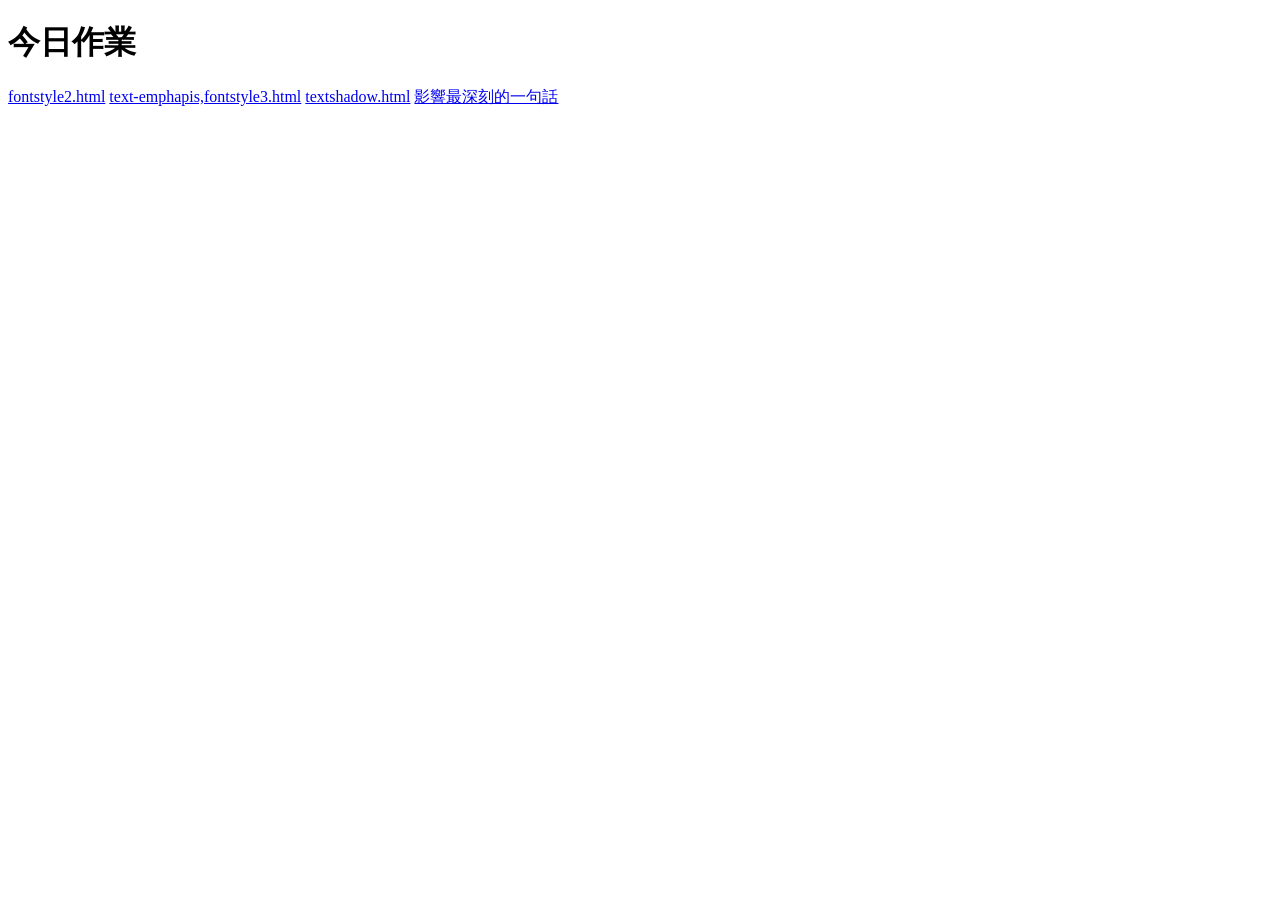
<file: index.html>
<!DOCTYPE html>
<html lang="en">
<head>
    <meta charset="UTF-8">
    <meta name="viewport" content="width=device-width, initial-scale=1.0">
    <title>我的網站</title>
    <link rel="stylesheet" href="https://thomas980130.github.io/STUSTWork/index.css"/>
</head>
<body>
    <div class="container">
        <h1>今日作業</h1>
        <div class="button-group">
            <a href="fontstyle2.html" class="btn">fontstyle2.html</a>
            <a href="text-emphapis,fontstyle3.html" class="btn">text-emphapis,fontstyle3.html</a>
            <a href="textshadow.html" class="btn">textshadow.html</a>
            <a href="index1.html" class="btn">影響最深刻的一句話</a>
        </div>
    </div>
    
</body>
</html>
</file>
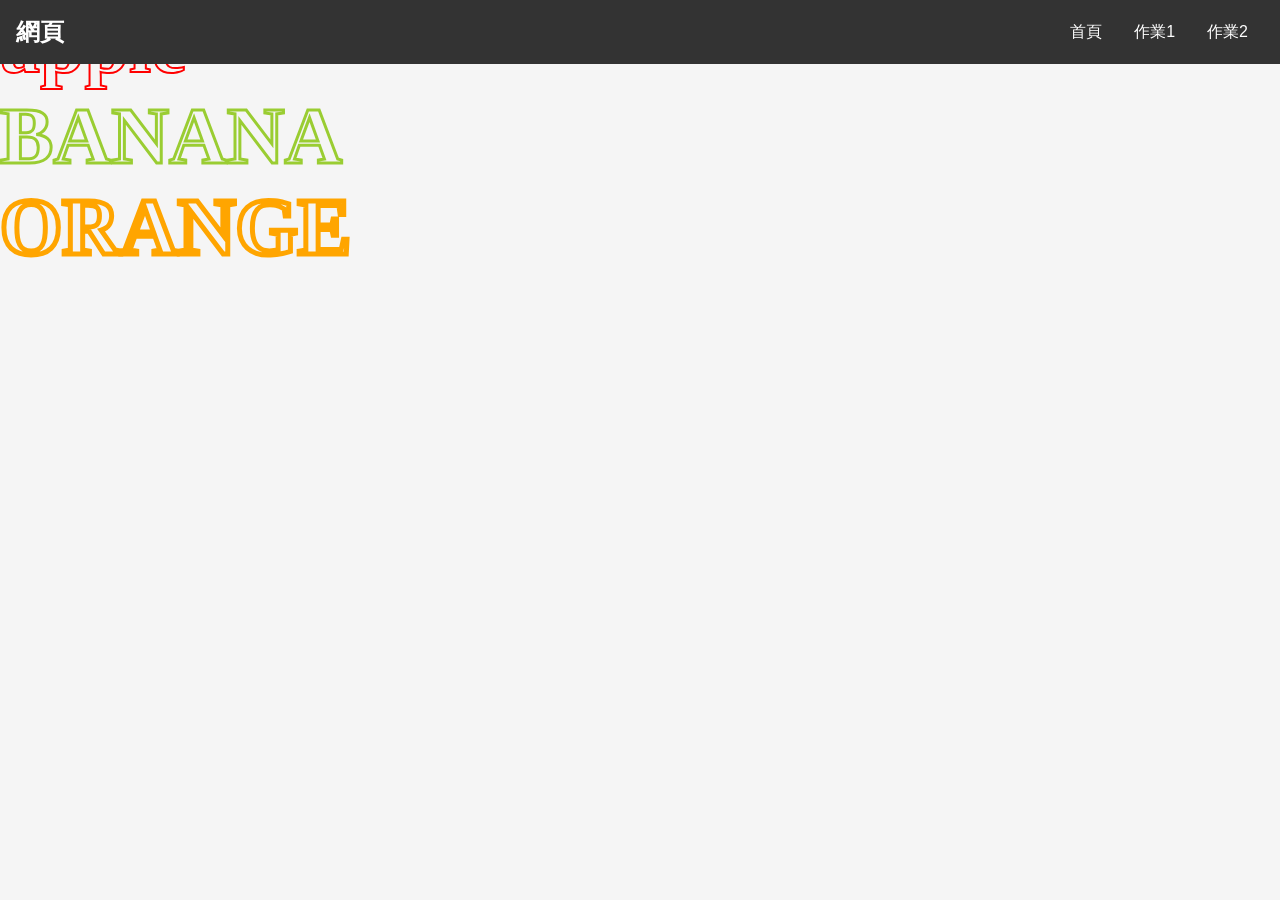
<file: apple501.html>
<!DOCTYPE html>
<html lang="en">
<head>
    <meta charset="UTF-8">
    <meta name="viewport" content="width=device-width, initial-scale=1.0">
    <title>apple</title>
    <link rel="stylesheet" href="style.css">
</head>
<body>
    <h1>apple</h1>
    <h1>BANANA</h1>
    <h1>ORANGE</h1>
    <nav class="navbar">
        <div class="logo">
            <a href="#">網頁</a>
        </div>
        <ul class="nav-links">
            <li><a href="index.html">首頁</a></li>
            <li><a href="apple501.html">作業1</a></li>
            <li><a href="#about">作業2</a></li>
        </ul>
        <div class="burger">
        </div>
        
    </nav>
    

    <script src="main.js"></script>
    
</body>
    <style>
  h1 {
    color: #0000;              /* 顏色設為透明 */
    margin: 0;
    font-size: 80px;
    font-family: impact, arial-black; /* 設定成比較粗的字體 */
    paint-order: stroke;
  }

  h1:nth-child(1) { -webkit-text-stroke: 2px red; }
  h1:nth-child(2) { -webkit-text-stroke: 3px yellowgreen; }
  h1:nth-child(3) { -webkit-text-stroke: 5px orange; }
</style>
</html>
</file>
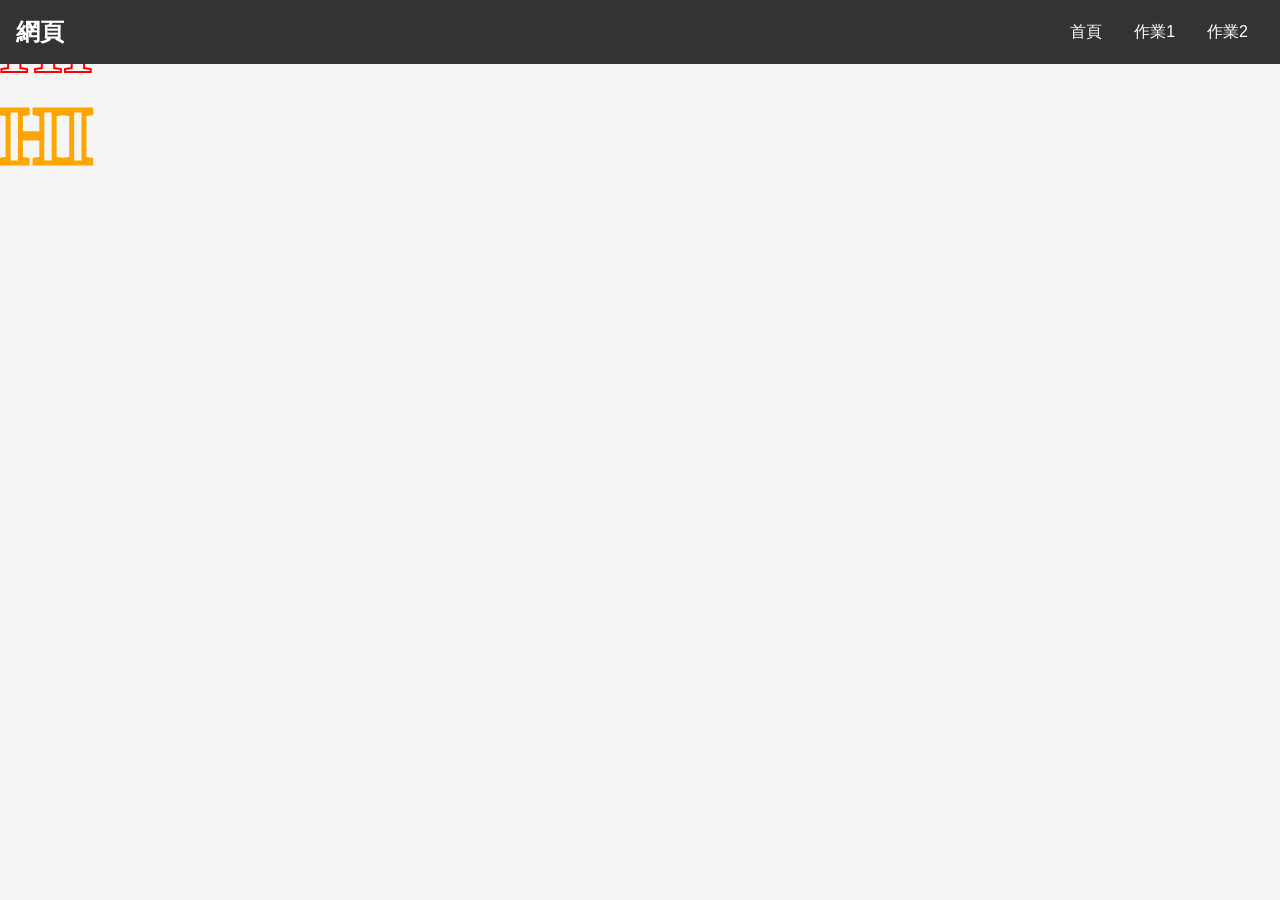
<file: CSS501.html>
<!DOCTYPE html>
<html lang="zh-TW">
<head>
    <meta charset="UTF-8">
    <meta name="viewport" content="width=device-width, initial-scale=1.0">
    <title>導航欄</title>
    <link rel="stylesheet" href="style.css">
</head>
<body>
</div>
<h1>HI</h1>
    <nav class="navbar">
        <div class="logo">
            <a href="#">網頁</a>
        </div>
        <ul class="nav-links">
            <li><a href="index.html">首頁</a></li>
            <li><a href="apple501.html">作業1</a></li>
            <li><a href="#about">作業2</a></li>
        </ul>
        <div class="burger">
            <div class="line1"></div>
            <div class="line2"></div>
            <div class="line3"></div>\
            <h1>HI</h1>
        </div>
    </nav>
    <h1>HI</h1>
    <script src="main.js"></script>

</body>
 
</html>
</file>
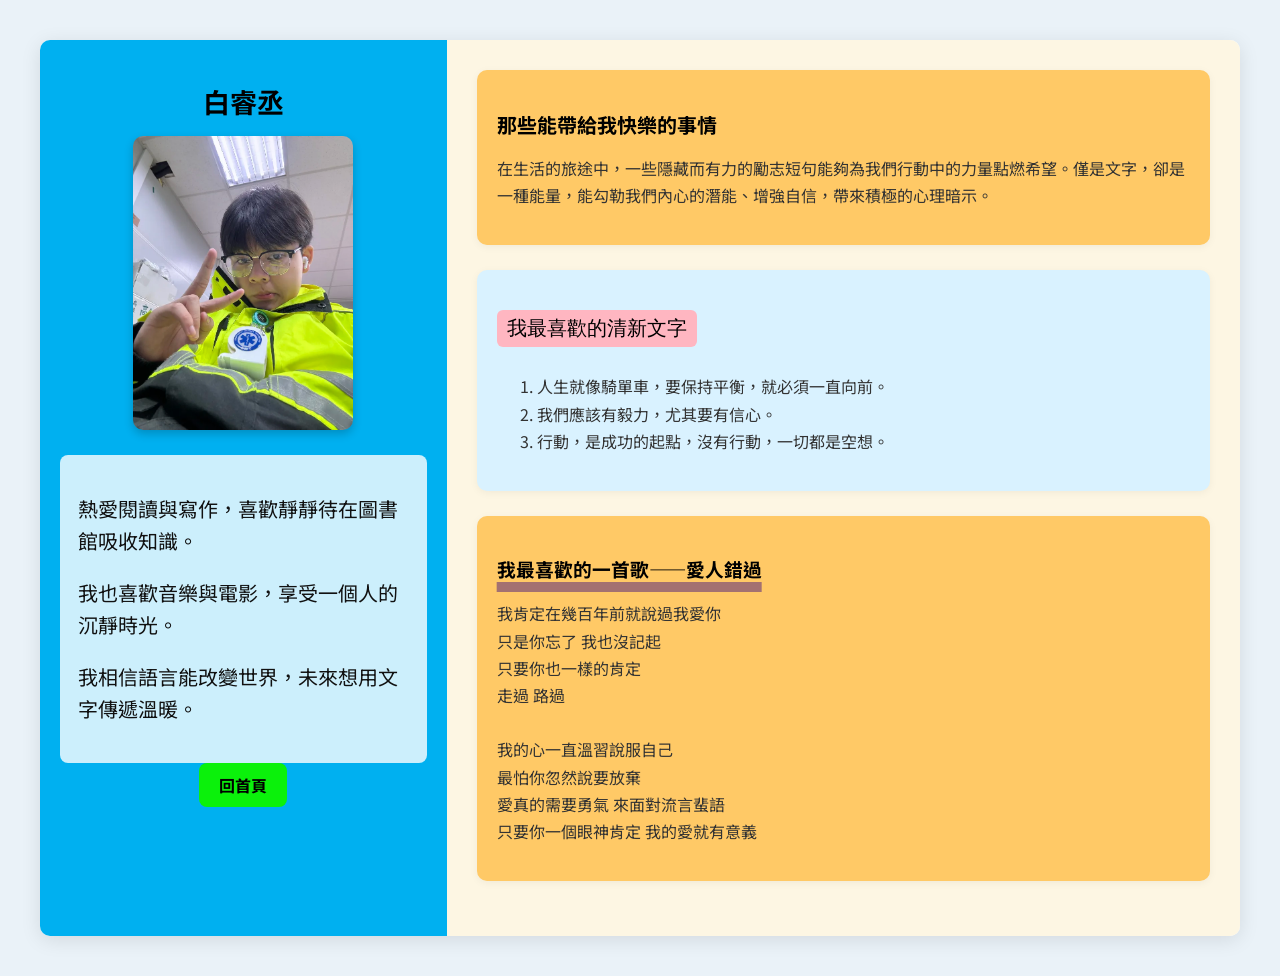
<file: index1.html>
<!DOCTYPE html>
<html lang="zh-Hant">
<head>
  <meta charset="UTF-8">
  <title>個人簡介頁</title>
  <link rel="stylesheet" href="index.css">
  <link href="https://fonts.googleapis.com/css2?family=Noto+Sans+TC&display=swap" rel="stylesheet">
</head>
<body>
  <div class="main-container">
    <div class="left-panel">
      <h2>白睿丞</h2>
      <img src="IMG_6308.jpg" alt="學生圖片">

      <div class="intro-text">
        <p>熱愛閱讀與寫作，喜歡靜靜待在圖書館吸收知識。</p>
        <p>我也喜歡音樂與電影，享受一個人的沉靜時光。</p>
        <p>我相信語言能改變世界，未來想用文字傳遞溫暖。</p>
      </div>
      <a href="index.html" class="home-button">回首頁</a>
    </div>
    
    <div class="right-panel">
      <div class="section yellow">
        <h3 class="title">那些能帶給我快樂的事情</h3>
        <p>在生活的旅途中，一些隱藏而有力的勵志短句能夠為我們行動中的力量點燃希望。僅是文字，卻是一種能量，能勾勒我們內心的潛能、增強自信，帶來積極的心理暗示。</p>
      </div>

      <div class="section blue">
        <h3 class="title pink cactus-classical-serif-regular">我最喜歡的清新文字</h3>
        <ol>
          <li>人生就像騎單車，要保持平衡，就必須一直向前。</li>
          <li>我們應該有毅力，尤其要有信心。</li>
          <li>行動，是成功的起點，沒有行動，一切都是空想。</li>
        </ol>
      </div>

      <div class="section yellow">
        <h3 class="title1">我最喜歡的一首歌——愛人錯過</h3>
        <p>
          我肯定在幾百年前就說過我愛你<br>
          只是你忘了 我也沒記起<br>
          只要你也一樣的肯定<br>
          走過 路過 <br><br>

          我的心一直溫習說服自己<br>
          最怕你忽然說要放棄<br>
          愛真的需要勇氣 來面對流言蜚語<br>
          只要你一個眼神肯定 我的愛就有意義
        </p>
      </div>
    </div>
  </div>
</body>
</html>
</file>
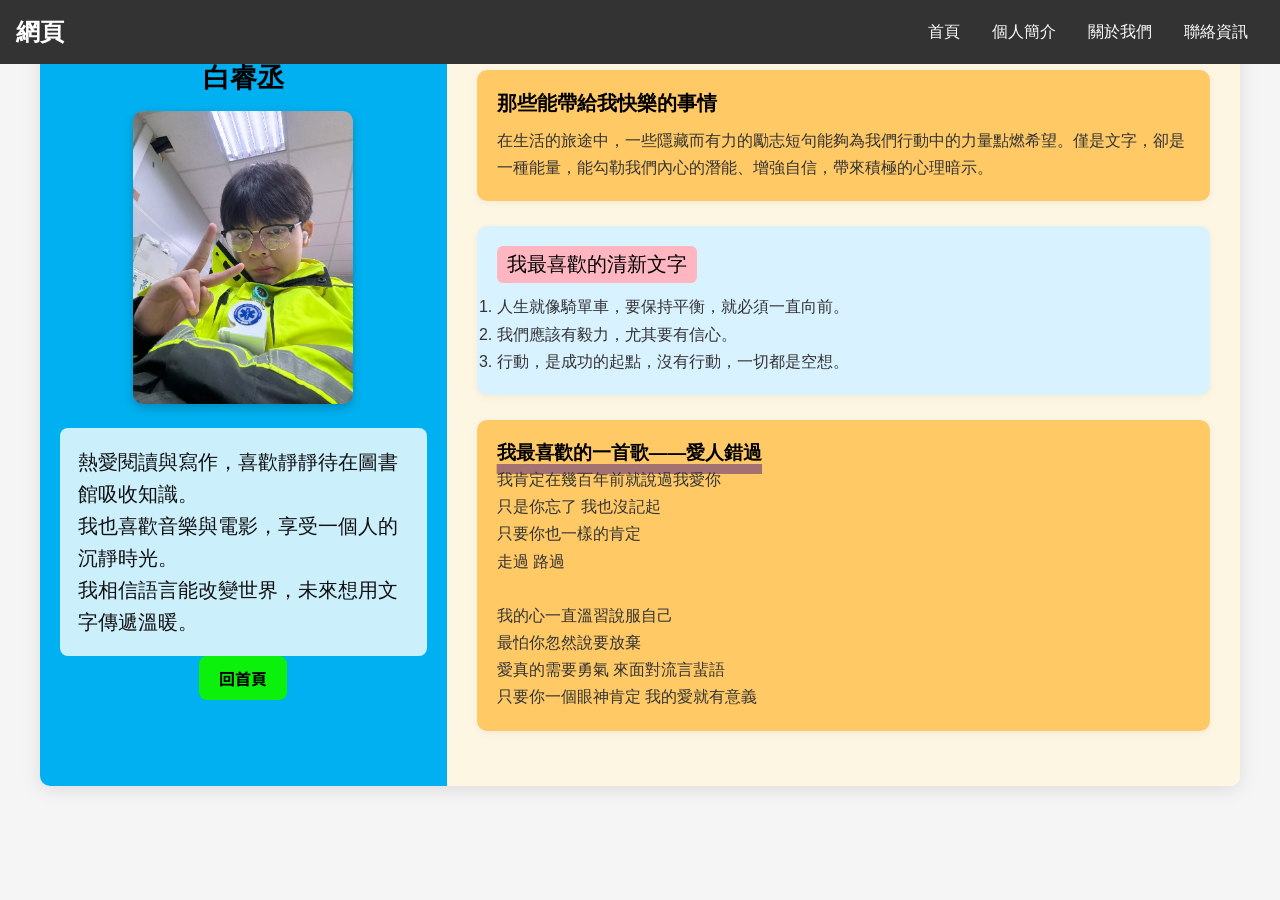
<file: stust501.html>
<!DOCTYPE html>
<html lang="zh-Hant">
<head>
  <meta charset="UTF-8">
  <title>個人簡介頁</title>
  <link rel="stylesheet" href="index.css">
  <link href="https://fonts.googleapis.com/css2?family=Noto+Sans+TC&display=swap" rel="stylesheet">
  <link rel="stylesheet" href="style.css">
</head>
<body>
  <nav class="navbar">
    <div class="logo">
        <a href="#">網頁</a>
    </div>
    <ul class="nav-links">
        <li><a href="index.html">首頁</a></li>
        <li><a href="index1.html">個人簡介</a></li>
        <li><a href="#about">關於我們</a></li>
        <li><a href="#contact">聯絡資訊</a></li>
    </ul>
    <div class="burger">
        <div class="line1"></div>
        <div class="line2"></div>
        <div class="line3"></div>
    </div>
</nav>
  <div class="main-container">
    <div class="left-panel">
      <h2>白睿丞</h2>
      <img src="IMG_6308.jpg" alt="學生圖片">

      <div class="intro-text">
        <p>熱愛閱讀與寫作，喜歡靜靜待在圖書館吸收知識。</p>
        <p>我也喜歡音樂與電影，享受一個人的沉靜時光。</p>
        <p>我相信語言能改變世界，未來想用文字傳遞溫暖。</p>
      </div>
      <a href="index.html" class="home-button">回首頁</a>
    </div>
    
    <div class="right-panel">
      <div class="section yellow">
        <h3 class="title">那些能帶給我快樂的事情</h3>
        <p>在生活的旅途中，一些隱藏而有力的勵志短句能夠為我們行動中的力量點燃希望。僅是文字，卻是一種能量，能勾勒我們內心的潛能、增強自信，帶來積極的心理暗示。</p>
      </div>

      <div class="section blue">
        <h3 class="title pink cactus-classical-serif-regular">我最喜歡的清新文字</h3>
        <ol>
          <li>人生就像騎單車，要保持平衡，就必須一直向前。</li>
          <li>我們應該有毅力，尤其要有信心。</li>
          <li>行動，是成功的起點，沒有行動，一切都是空想。</li>
        </ol>
      </div>

      <div class="section yellow">
        <h3 class="title1">我最喜歡的一首歌——愛人錯過</h3>
        <p>
          我肯定在幾百年前就說過我愛你<br>
          只是你忘了 我也沒記起<br>
          只要你也一樣的肯定<br>
          走過 路過 <br><br>

          我的心一直溫習說服自己<br>
          最怕你忽然說要放棄<br>
          愛真的需要勇氣 來面對流言蜚語<br>
          只要你一個眼神肯定 我的愛就有意義
        </p>
      </div>
    </div>
  </div>
  <script src="main.js"></script>
</body>
</html>
</file>
<file: style.css>
* {
    margin: 0;
    padding: 0;
    box-sizing: border-box;
}

body {
    font-family: '微軟正黑體', sans-serif;
    background-color: #f5f5f5;
}

/* 導航欄樣式 */
.navbar {
    background-color: #333;
    padding: 1rem;
    display: flex;
    justify-content: space-between;
    align-items: center;
    position: fixed;
    width: 100%;
    top: 0;
    z-index: 1000;
}

/* Logo 樣式 */
.logo a {
    color: white;
    text-decoration: none;
    font-size: 1.5rem;
    font-weight: bold;
}

/* 導航連結樣式 */
.nav-links {
    display: flex;
    justify-content: space-around;
    align-items: center;
    list-style: none;
}

.nav-links li {
    padding: 0 1rem;
}

.nav-links a {
    color: white;
    text-decoration: none;
    font-size: 1rem;
    transition: color 0.3s ease;
}

.nav-links a:hover {
    color: #4CAF50;
}

/* 下拉選單樣式 */
.dropdown {
    position: relative;
    display: inline-block;
}

.dropdown-content {
    display: none;
    position: absolute;
    background-color: #f9f9f9;
    min-width: 160px;
    box-shadow: 0 8px 16px rgba(0,0,0,0.2);
    z-index: 1;
    border-radius: 4px;
}

.dropdown-content a {
    color: #333;
    padding: 12px 16px;
    text-decoration: none;
    display: block;
    transition: background-color 0.3s;
}

.dropdown-content a:hover {
    background-color: #f1f1f1;
    color: #4CAF50;
}

.dropdown:hover .dropdown-content {
    display: block;
}

/* 漢堡選單按鈕 */
.burger {
    display: none;
    cursor: pointer;
}

.burger div {
    width: 25px;
    height: 3px;
    background-color: white;
    margin: 5px;
    transition: all 0.3s ease;
}

/* 響應式設計 */
@media screen and (max-width: 768px) {
    body {
        overflow-x: hidden;
    }
    
    .nav-links {
        position: absolute;
        right: 0;
        height: 92vh;
        top: 8vh;
        background-color: #333;
        display: flex;
        flex-direction: column;
        align-items: center;
        width: 50%;
        transform: translateX(100%);
        transition: transform 0.5s ease-in;
        padding-top: 20px;
    }
    
    .nav-links li {
        opacity: 0;
        padding: 1rem 0;
    }
    
    .burger {
        display: block;
    }

    .dropdown-content {
        position: static;
        width: 100%;
        background-color: #444;
        box-shadow: none;
    }

    .dropdown-content a {
        color: white;
        padding: 8px 24px;
    }

    .dropdown-content a:hover {
        background-color: #555;
    }
}

/* 漢堡選單開啟時的動畫 */
.nav-active {
    transform: translateX(0%);
}

@keyframes navLinkFade {
    from {
        opacity: 0;
        transform: translateX(50px);
    }
    to {
        opacity: 1;
        transform: translateX(0);
    }
}

/* 文字描邊效果 */
h1 {
    color: #0000;  /* 顏色設為透明 */
    margin: 0;
    font-size: 80px;
    font-family: impact, arial-black;  /* 設定成比較粗的字體 */
    paint-order: stroke;
}

h1:nth-child(1) {
    -webkit-text-stroke: 2px red;
}

h1:nth-child(2) {
    -webkit-text-stroke: 3px yellowgreen;
}

h1:nth-child(3) {
    -webkit-text-stroke: 5px orange;
}
</file>
<file: index.css>
body {
    font-family: 'Noto Sans TC', sans-serif;
    margin: 0;
    padding: 0;
    background-color: #eaf2f8;
  }
  
  .main-container {
    display: flex;
    max-width: 1200px;
    margin: 40px auto;
    background-color: white;
    border-radius: 10px;
    box-shadow: 0 4px 20px rgba(0, 0, 0, 0.1);
    overflow: hidden;
  }
  
  /* 左側圖片區 */
  .left-panel {
    background-color: #00b0f0;
    padding: 20px;
    text-align: center;
    flex: 1;
    color: #000;
  }
  
  .left-panel h2 {
    font-size: 27px;
    margin-bottom: 15px;
  }
  
  .left-panel img {
    width: 100%;
    max-width: 220px;
    border-radius: 10px;
    box-shadow: 0 4px 10px rgba(0,0,0,0.2);
  }
  
  /* 右側文字區 */
  .right-panel {
    flex: 2;
    padding: 30px;
    background-color: #fdf6e3;
  }
  
  /* 區塊樣式 */
  .section {
    padding: 20px;
    margin-bottom: 25px;
    border-radius: 10px;
    box-shadow: 0 2px 8px rgba(0,0,0,0.05);
  }
  
  .section.yellow {
    background-color: #ffc966;
  }
  
  .section.blue {
    background-color: #d9f2ff;
  }
  
  .title {
    font-size: 20px;
    font-weight: bold;
    margin-bottom: 10px;
  }
  
  .title.pink {
    background-color: #ffb6c1;
    display: inline-block;
    padding: 5px 10px;
    border-radius: 6px;
  }
  
  .section ol, .section p {
    font-size: 16px;
    color: #333;
    line-height: 1.7;
  }
  .intro-text {
    margin-top: 20px;
    background-color: rgba(255, 255, 255, 0.8);
    padding: 18px;
    border-radius: 8px;
    font-size: 20px;
    color: #111;
    line-height: 1.6;
    text-align: left;
  }
  .title1 {text-decoration: underline rgb(163, 113, 113) 10px;}
  .cactus-classical-serif-regular {
    font-family: "Cactus Classical Serif", serif;
    font-weight: 400;
    font-style: normal;
  }
  .home-button {
    display: inline-block;
    padding: 10px 20px;
    background-color: #0bf10b;
    color: #000;
    text-decoration: none;
    border-radius: 8px;
    font-family: 'Noto Sans TC', sans-serif;
    font-weight: bold;
    transition: transform 0.2s, background-color 0.2s;
  }
  
  .home-button:hover {
    background-color: #01ff0e;
    transform: scale(1.05);
  }
</file>
